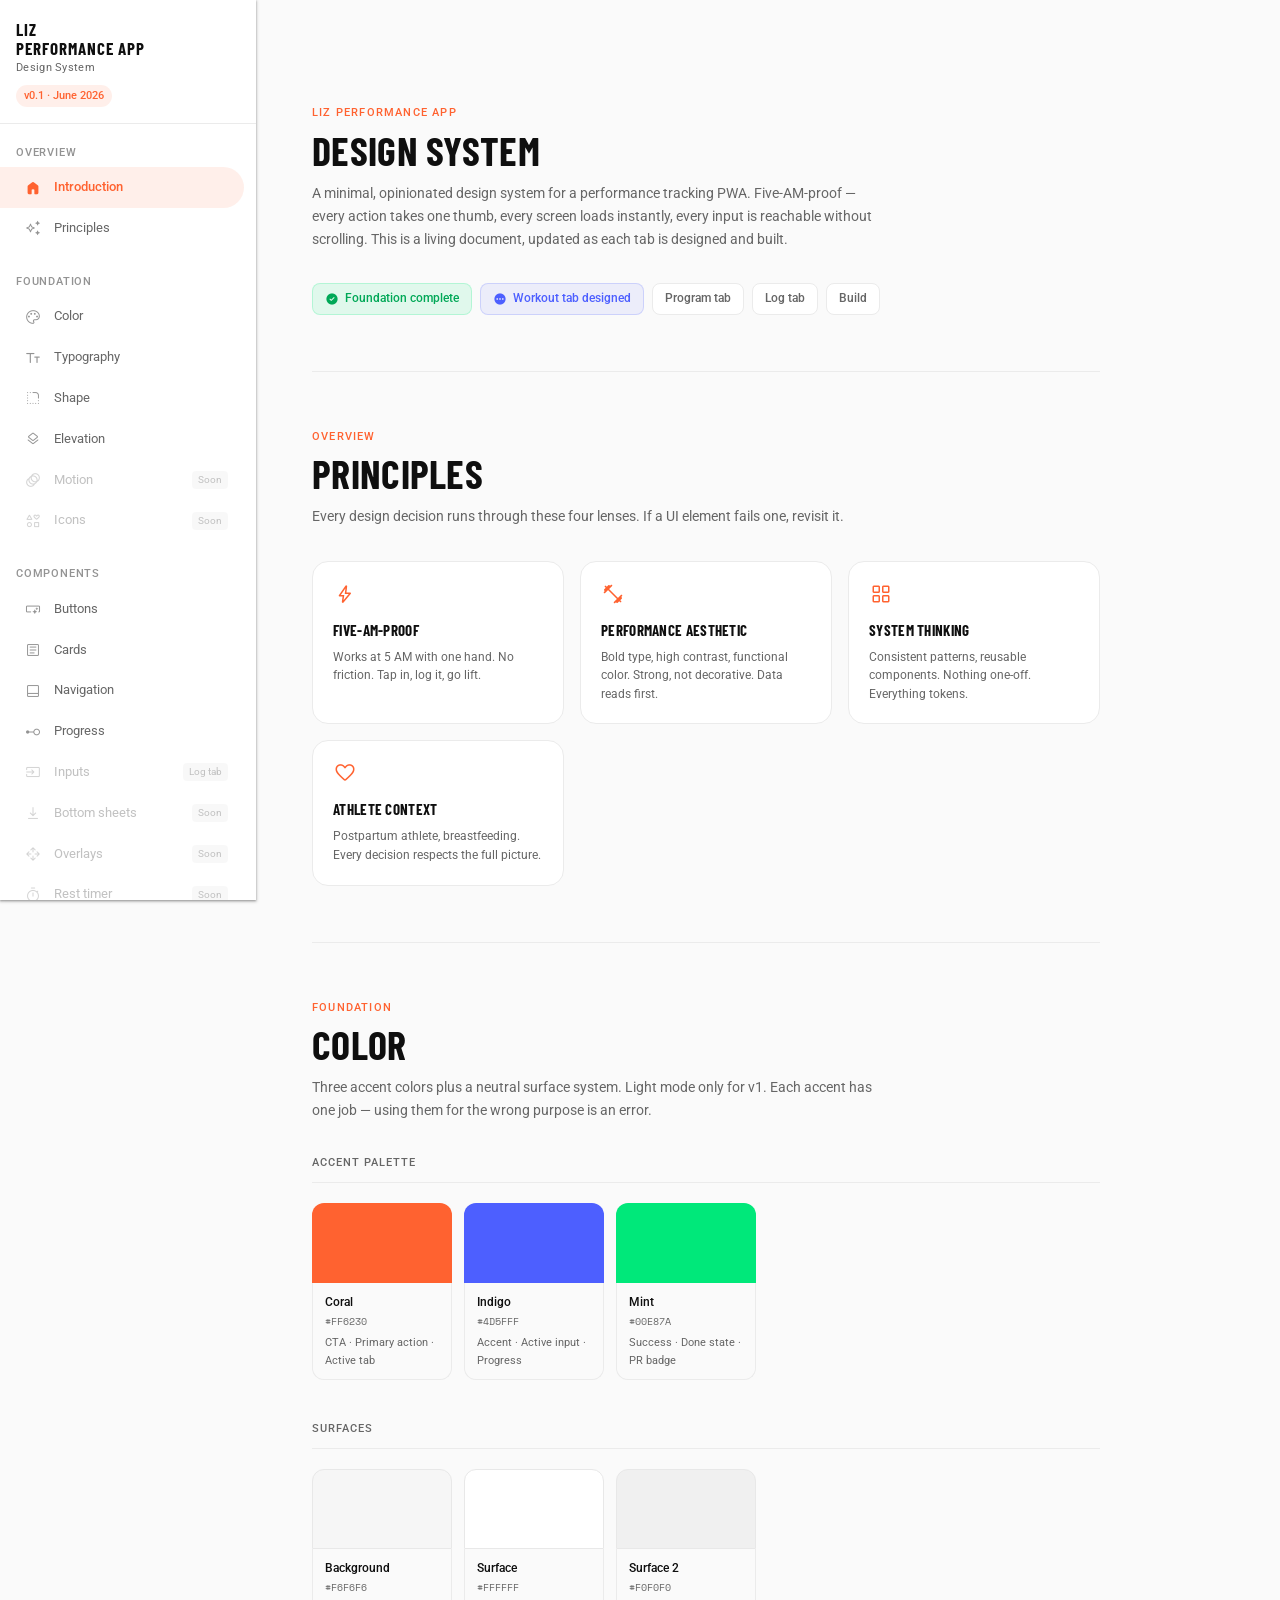
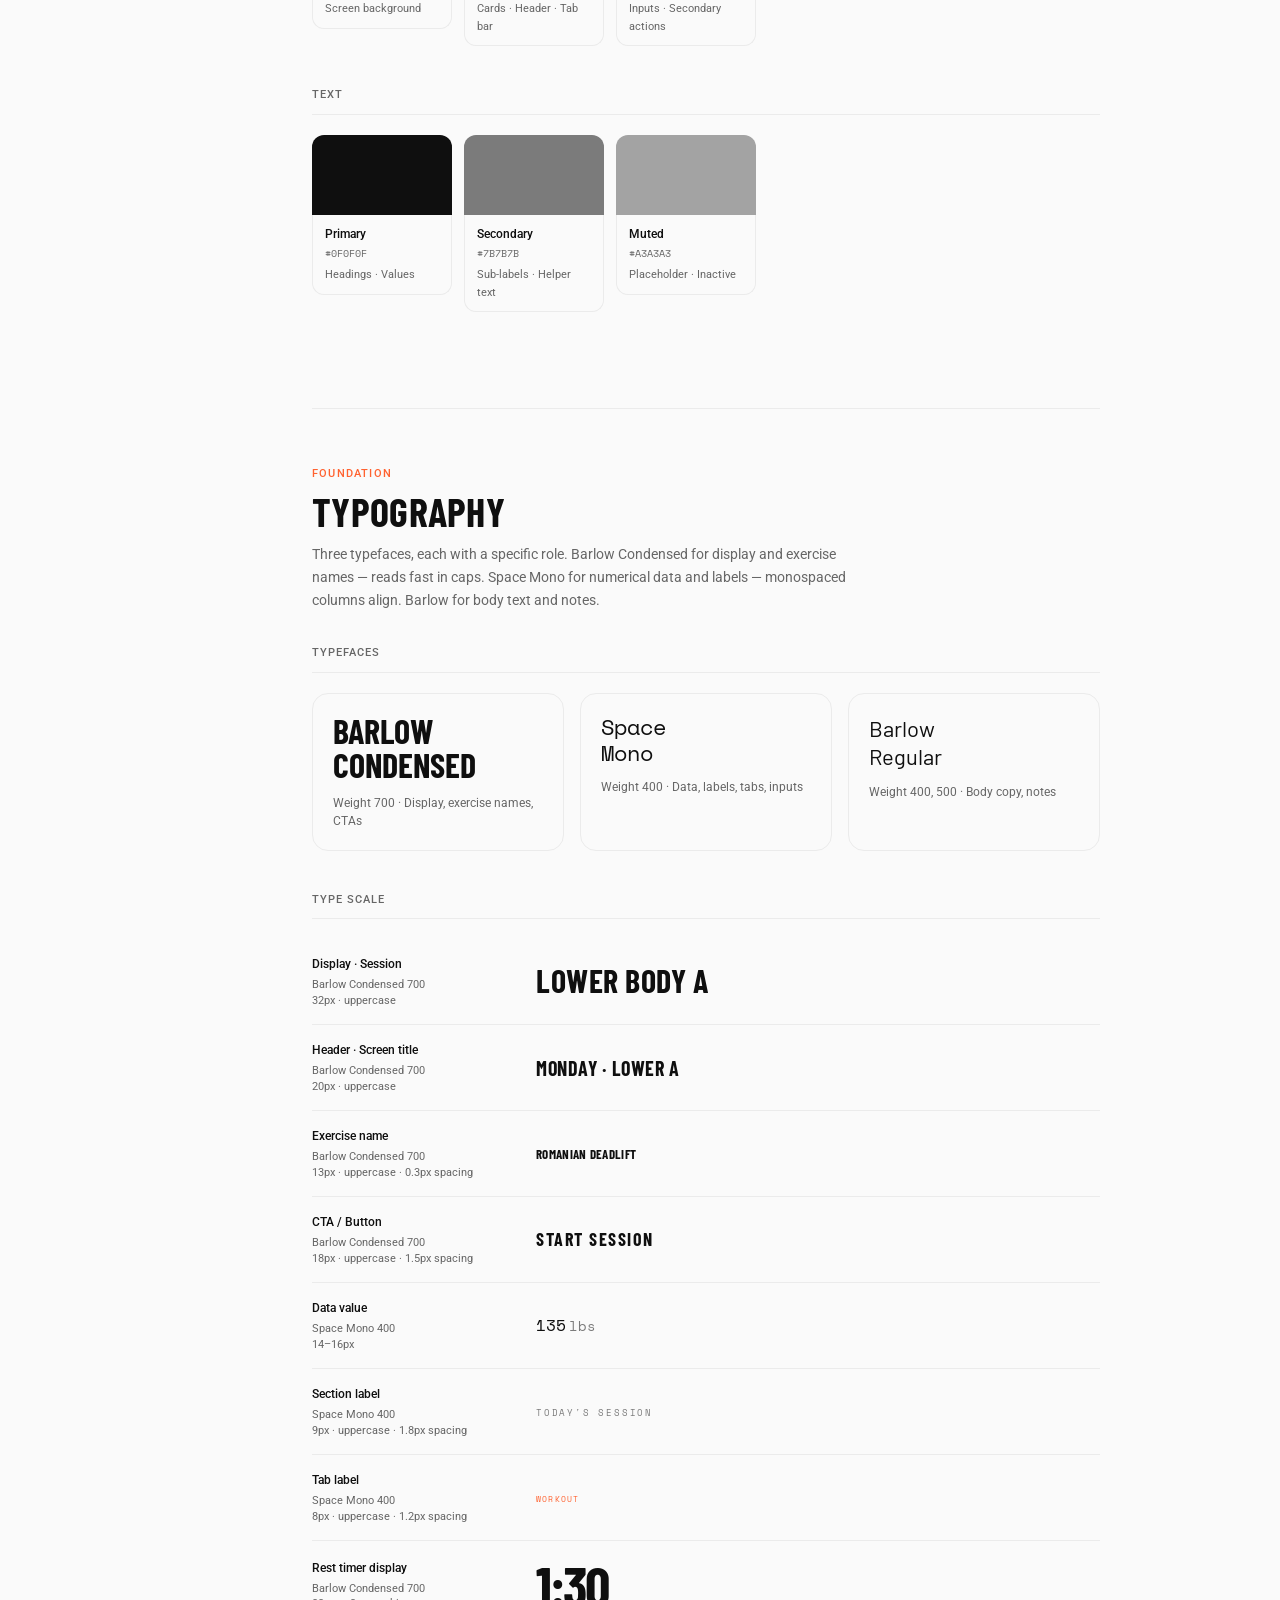
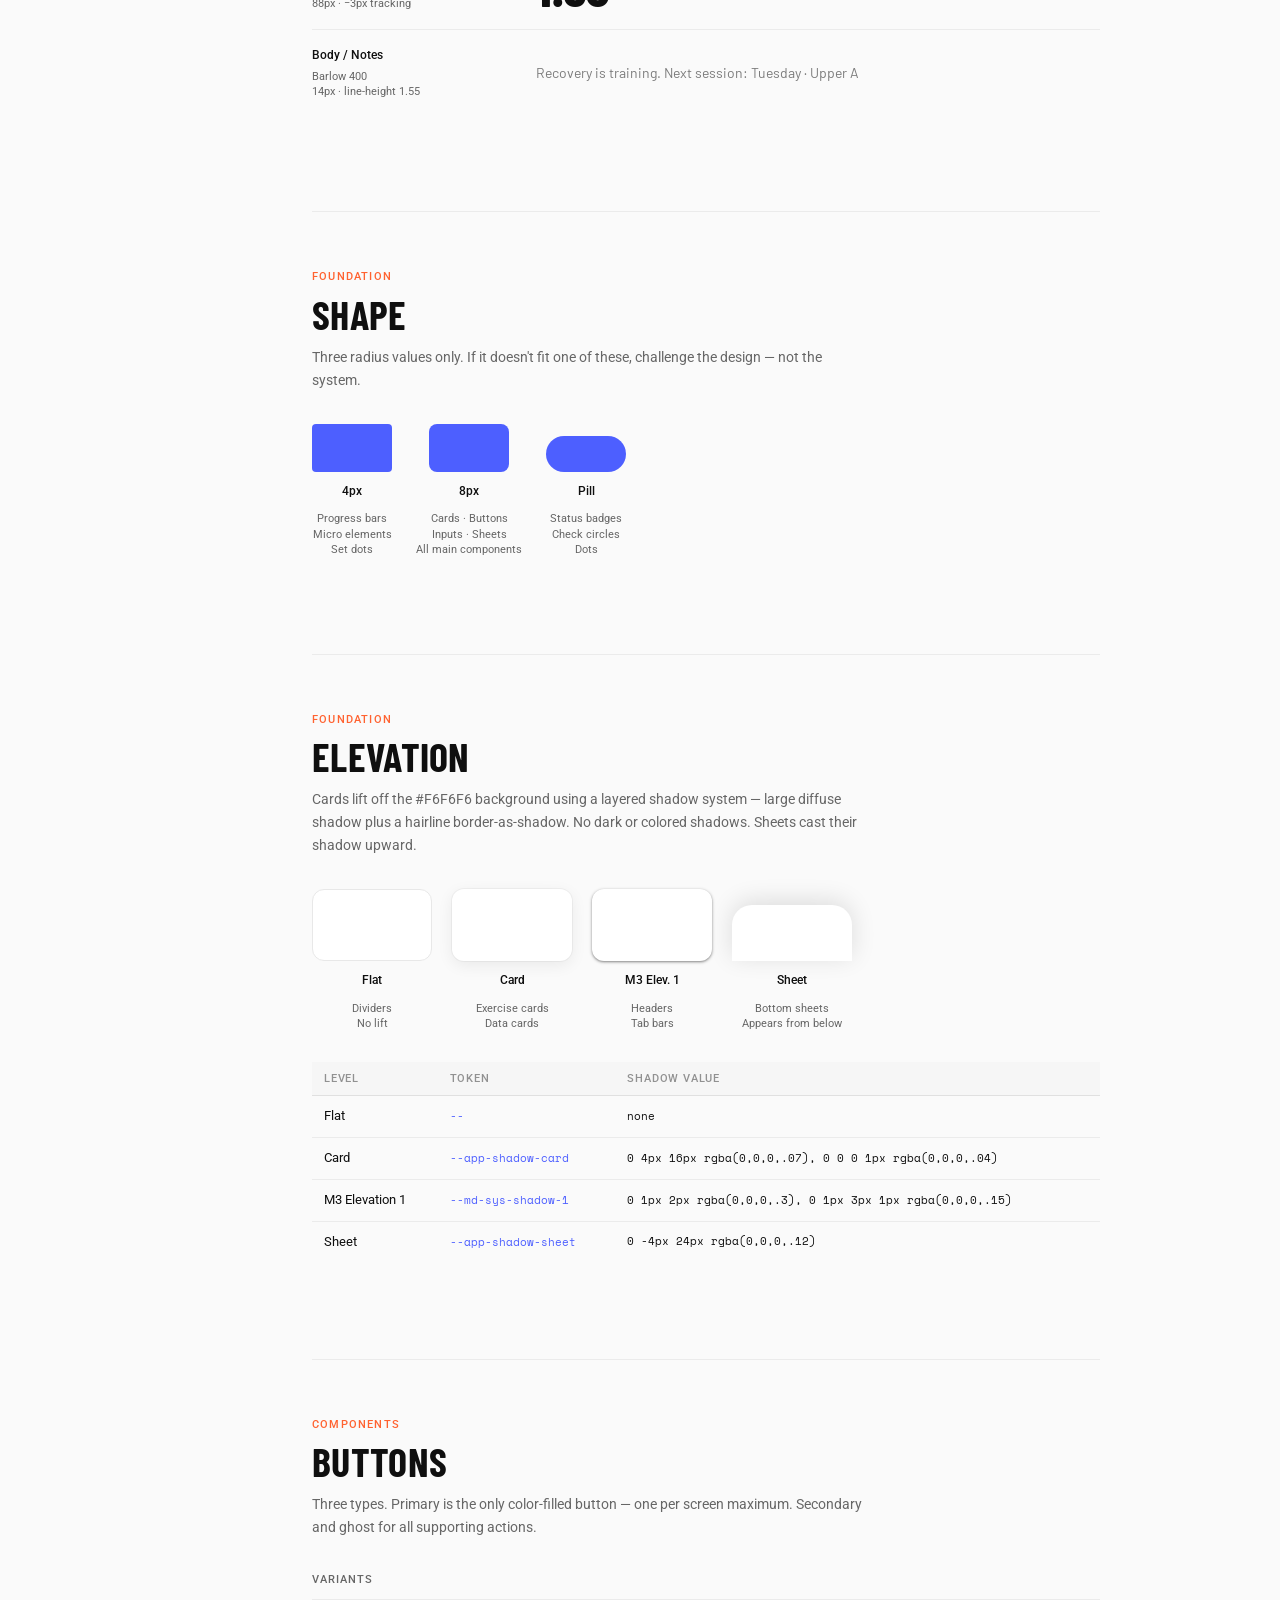
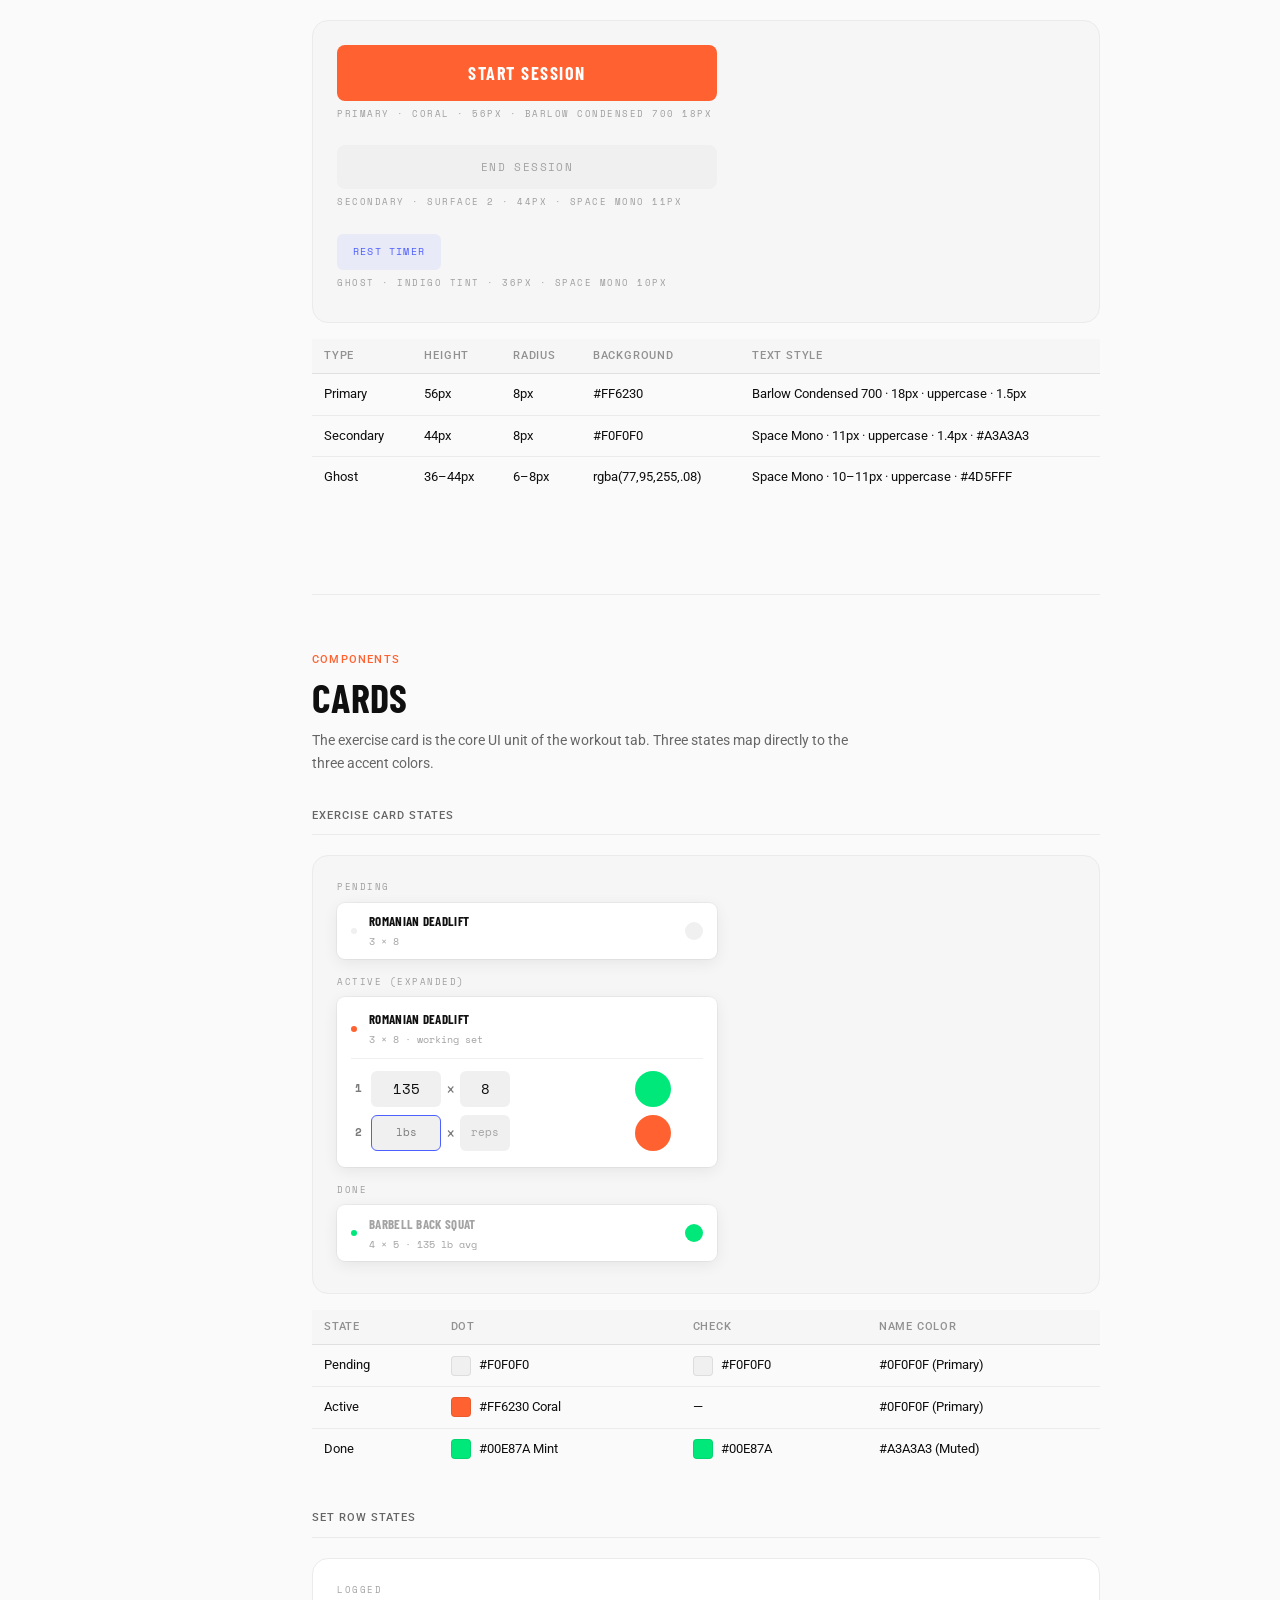
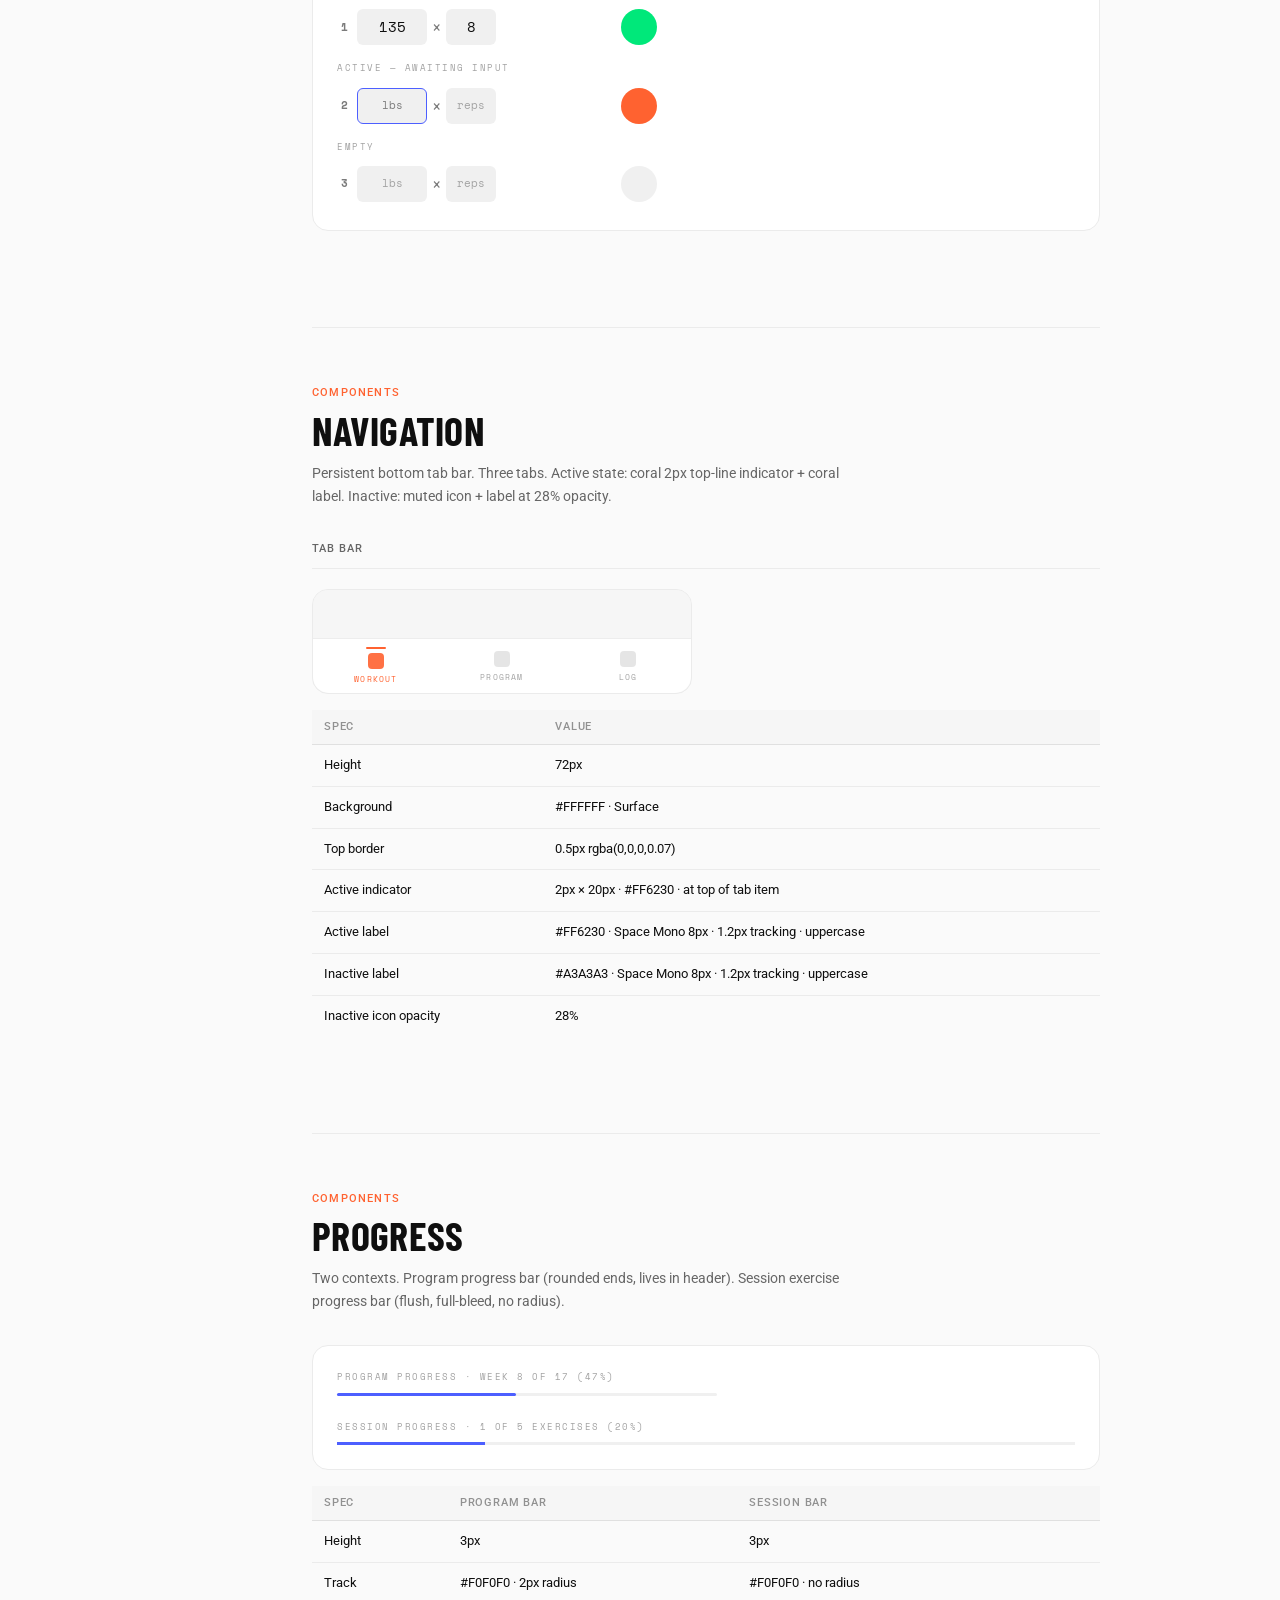
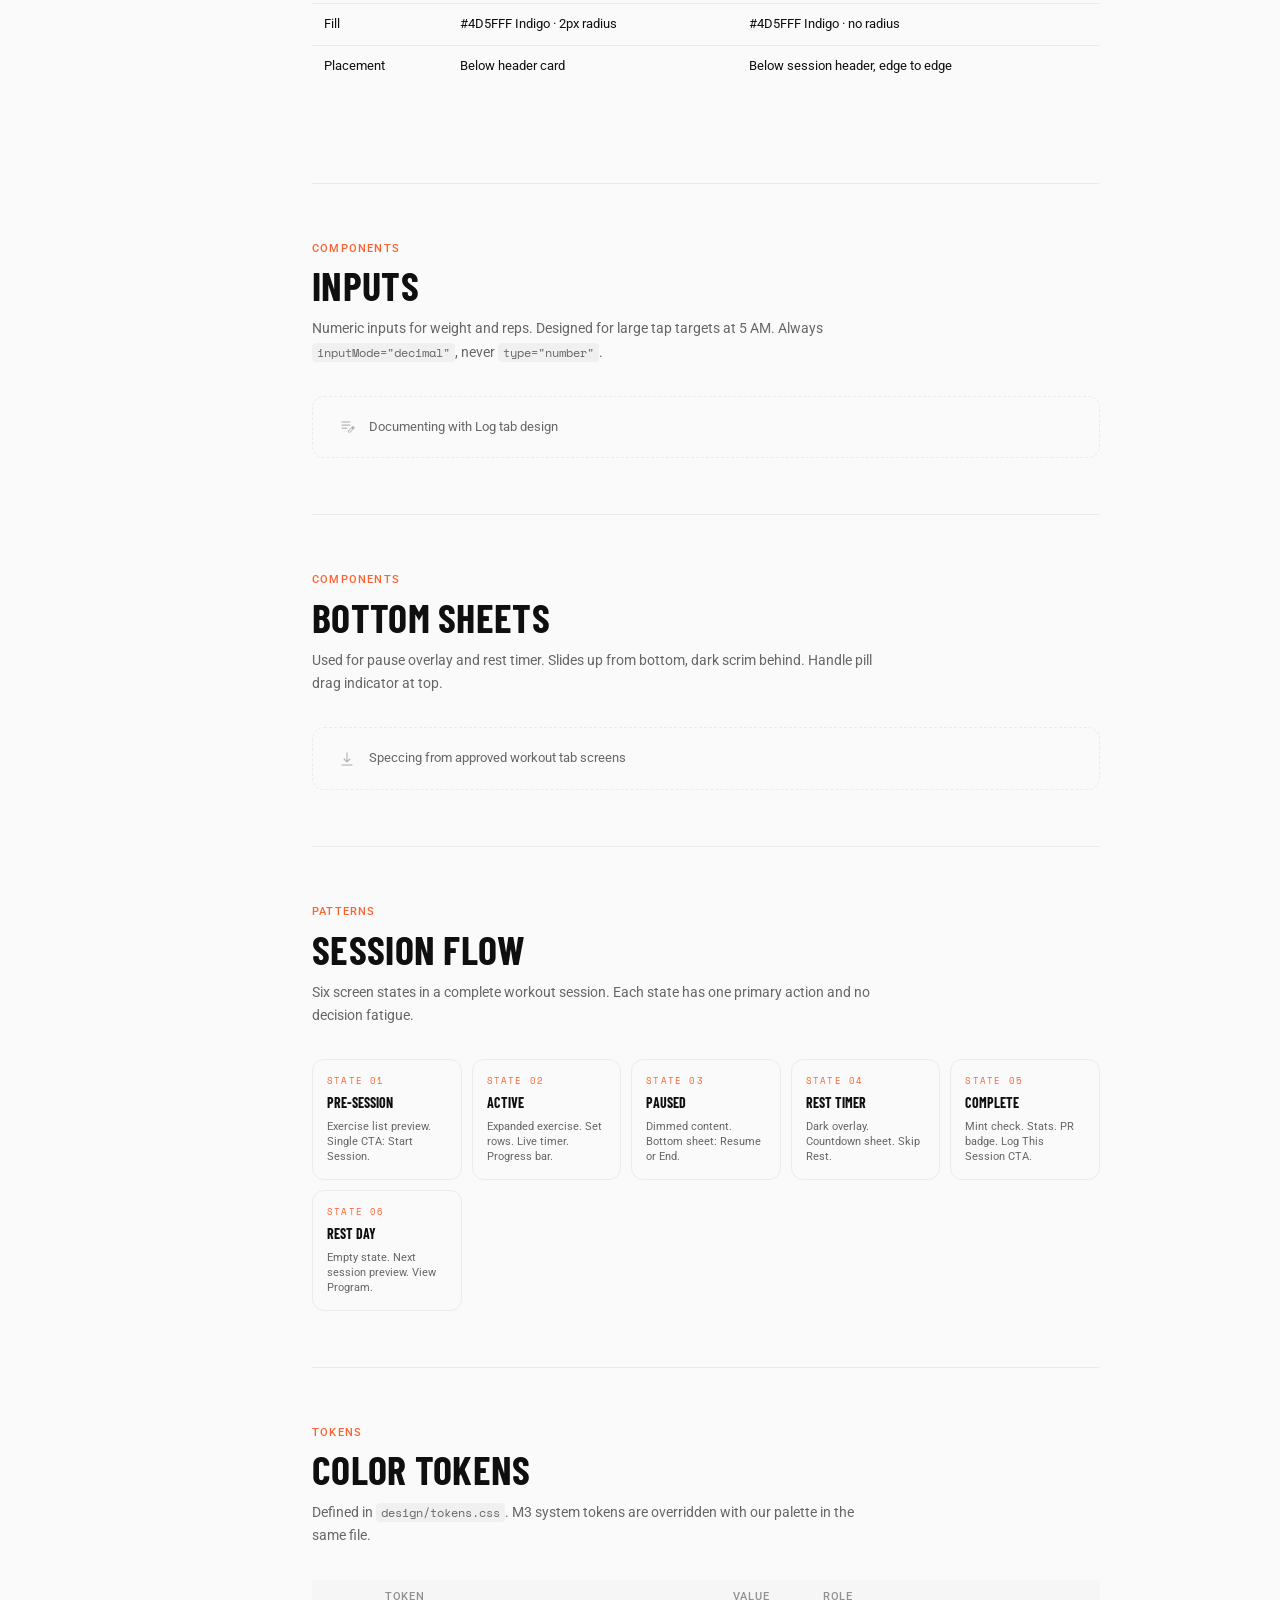
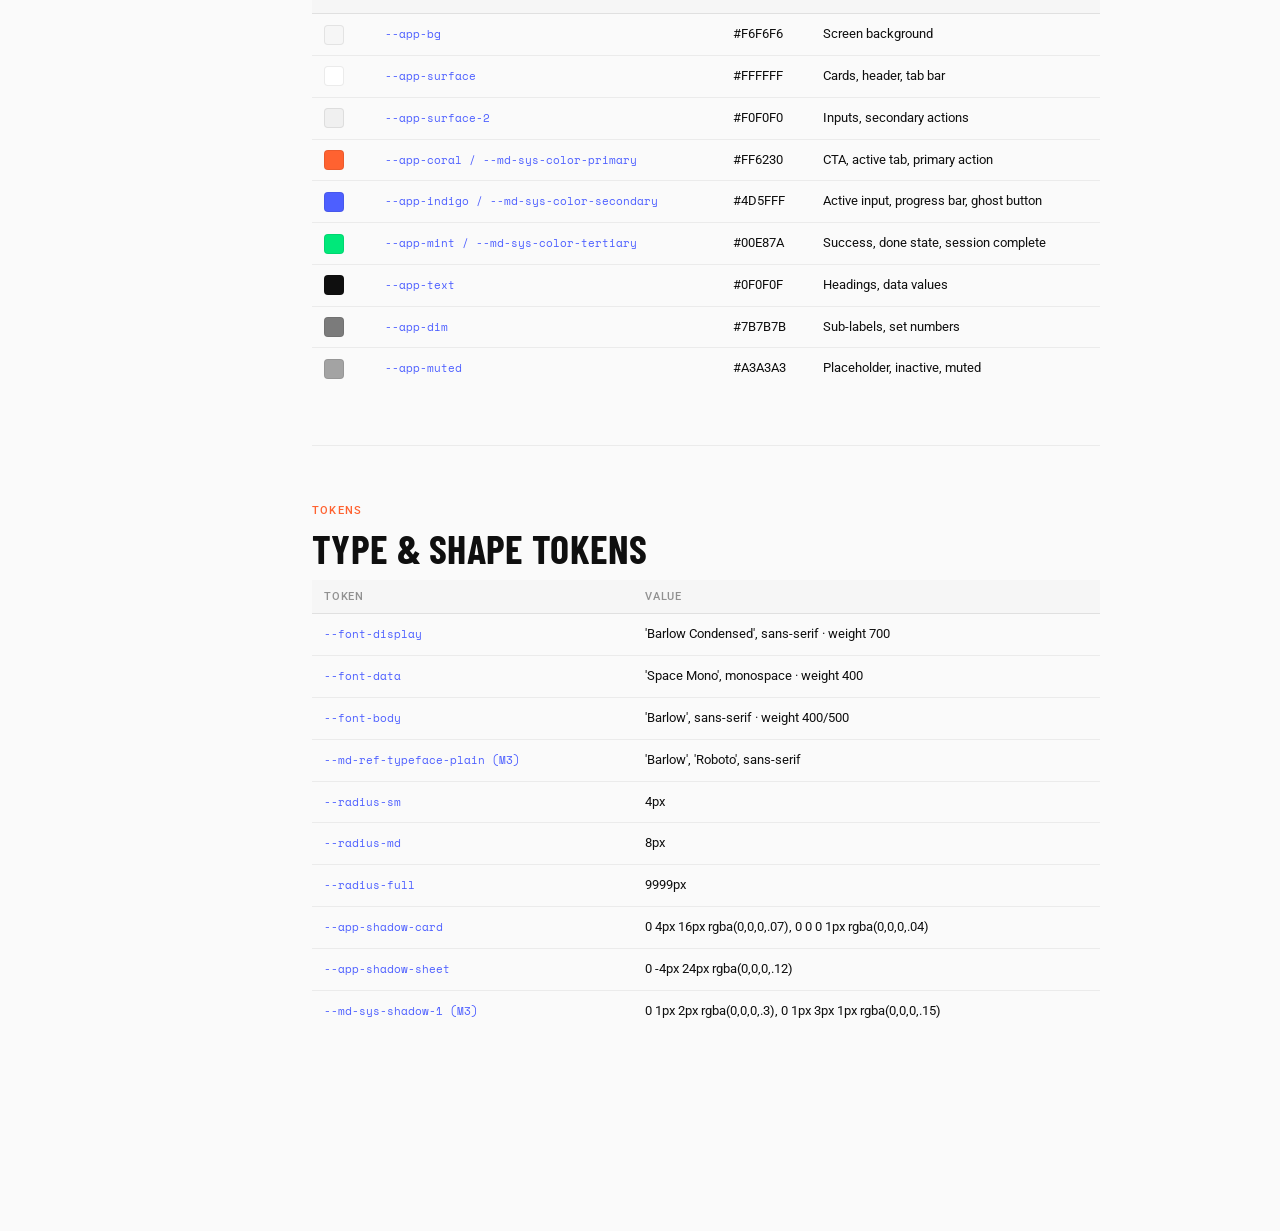
<file: design/system.html>
<!DOCTYPE html>
<html lang="en">
<head>
<meta charset="UTF-8">
<meta name="viewport" content="width=device-width, initial-scale=1">
<title>Design System — Liz Performance App</title>

<link rel="preconnect" href="https://fonts.googleapis.com">
<link rel="preconnect" href="https://fonts.gstatic.com" crossorigin>
<link rel="stylesheet" href="https://fonts.googleapis.com/css2?family=Barlow+Condensed:wght@600;700&family=Space+Mono:wght@400;700&family=Barlow:wght@400;500&family=Roboto:wght@300;400;500&display=swap">
<link rel="stylesheet" href="https://fonts.googleapis.com/css2?family=Material+Symbols+Rounded:opsz,wght,FILL,GRAD@20..48,100..700,0..1,-50..200">

<style>
/* ─── M3 System Tokens (overridden with our palette) ─── */
:root {
  /* Source color roles */
  --md-sys-color-primary: #FF6230;
  --md-sys-color-on-primary: #FFFFFF;
  --md-sys-color-primary-container: rgba(255,98,48,0.10);
  --md-sys-color-secondary: #4D5FFF;
  --md-sys-color-on-secondary: #FFFFFF;
  --md-sys-color-secondary-container: rgba(77,95,255,0.08);
  --md-sys-color-tertiary: #00E87A;
  --md-sys-color-on-tertiary: #003820;
  --md-sys-color-tertiary-container: rgba(0,232,122,0.10);
  --md-sys-color-error: #BA1A1A;
  /* Surfaces */
  --md-sys-color-background: #FAFAFA;
  --md-sys-color-on-background: #0F0F0F;
  --md-sys-color-surface: #FFFFFF;
  --md-sys-color-surface-variant: #F5F5F5;
  --md-sys-color-on-surface: #0F0F0F;
  --md-sys-color-on-surface-variant: #666666;
  --md-sys-color-outline: #E0E0E0;
  --md-sys-color-outline-variant: #EBEBEB;
  /* Elevation surfaces (tinted with primary at low opacity) */
  --md-sys-elevation-1: rgba(255,98,48,0.03);
  --md-sys-elevation-2: rgba(255,98,48,0.05);
  /* Elevation shadows (M3 spec) */
  --md-sys-shadow-1: 0 1px 2px rgba(0,0,0,0.3), 0 1px 3px 1px rgba(0,0,0,0.15);
  --md-sys-shadow-2: 0 1px 2px rgba(0,0,0,0.3), 0 2px 6px 2px rgba(0,0,0,0.15);
  /* App-specific tokens */
  --app-bg: #F6F6F6;
  --app-surface: #FFFFFF;
  --app-surface-2: #F0F0F0;
  --app-coral: #FF6230;
  --app-indigo: #4D5FFF;
  --app-mint: #00E87A;
  --app-text: #0F0F0F;
  --app-dim: #7B7B7B;
  --app-muted: #A3A3A3;
  --app-shadow-card: 0 4px 16px rgba(0,0,0,0.07), 0 0 0 1px rgba(0,0,0,0.04);
  --app-shadow-sheet: 0 -4px 24px rgba(0,0,0,0.12);
  /* Sidebar */
  --nav-w: 256px;
}

/* ─── Reset ─── */
*, *::before, *::after { box-sizing: border-box; margin: 0; padding: 0; }
html { scroll-behavior: smooth; }

/* ─── Base ─── */
body {
  font-family: 'Roboto', sans-serif;
  font-size: 14px;
  line-height: 1.6;
  background: var(--md-sys-color-background);
  color: var(--md-sys-color-on-background);
}

/* ─── Layout ─── */
#sidebar {
  position: fixed;
  top: 0; left: 0; bottom: 0;
  width: var(--nav-w);
  background: var(--md-sys-color-surface);
  box-shadow: var(--md-sys-shadow-1);
  overflow-y: auto;
  z-index: 200;
  display: flex;
  flex-direction: column;
}

main {
  margin-left: var(--nav-w);
  padding: 0 0 96px;
}

.content-wrap {
  max-width: 900px;
  padding: 48px 56px;
}

/* ─── Sidebar ─── */
.nav-header {
  padding: 20px 16px 16px;
  border-bottom: 1px solid var(--md-sys-color-outline-variant);
  flex-shrink: 0;
}
.nav-header .app-name {
  font-family: 'Barlow Condensed';
  font-weight: 700;
  font-size: 17px;
  text-transform: uppercase;
  letter-spacing: 1px;
  color: var(--md-sys-color-on-background);
  line-height: 1.1;
}
.nav-header .ds-label {
  font-size: 11px;
  color: var(--md-sys-color-on-surface-variant);
  margin-top: 2px;
  letter-spacing: 0.3px;
}
.nav-header .ds-version {
  display: inline-block;
  margin-top: 8px;
  font-size: 11px;
  padding: 2px 8px;
  border-radius: 100px;
  background: var(--md-sys-color-primary-container);
  color: var(--md-sys-color-primary);
  font-weight: 500;
}

.nav-section {
  padding: 16px 0 4px;
}
.nav-section-label {
  padding: 4px 16px 6px;
  font-size: 11px;
  font-weight: 500;
  letter-spacing: 0.8px;
  text-transform: uppercase;
  color: var(--md-sys-color-on-surface-variant);
  opacity: 0.7;
}
.nav-item {
  display: flex;
  align-items: center;
  gap: 12px;
  padding: 10px 16px 10px 24px;
  font-size: 13px;
  color: var(--md-sys-color-on-surface-variant);
  text-decoration: none;
  border-radius: 0 100px 100px 0;
  margin-right: 12px;
  transition: background 0.1s, color 0.1s;
  cursor: pointer;
}
.nav-item:hover {
  background: rgba(0,0,0,0.04);
  color: var(--md-sys-color-on-surface);
}
.nav-item.active {
  background: var(--md-sys-color-primary-container);
  color: var(--md-sys-color-primary);
  font-weight: 500;
}
.nav-item .material-symbols-rounded {
  font-size: 18px;
  opacity: 0.7;
  font-variation-settings: 'FILL' 0, 'wght' 300, 'GRAD' 0, 'opsz' 20;
}
.nav-item.active .material-symbols-rounded {
  opacity: 1;
  font-variation-settings: 'FILL' 1, 'wght' 400, 'GRAD' 0, 'opsz' 20;
}
.nav-item.stub {
  opacity: 0.4;
  pointer-events: none;
}
.nav-item .stub-label {
  font-size: 10px;
  padding: 1px 6px;
  border-radius: 4px;
  background: rgba(0,0,0,0.06);
  color: var(--md-sys-color-on-surface-variant);
  margin-left: auto;
  font-weight: 400;
}

/* ─── Page sections ─── */
.ds-section {
  padding: 56px 0;
  border-bottom: 1px solid var(--md-sys-color-outline-variant);
}
.ds-section:last-child { border-bottom: none; }

.section-eyebrow {
  font-size: 11px;
  font-weight: 500;
  letter-spacing: 1.2px;
  text-transform: uppercase;
  color: var(--md-sys-color-primary);
  margin-bottom: 8px;
}
.section-title {
  font-family: 'Barlow Condensed';
  font-weight: 700;
  font-size: 40px;
  text-transform: uppercase;
  letter-spacing: 0.3px;
  color: var(--md-sys-color-on-background);
  line-height: 1;
  margin-bottom: 12px;
}
.section-desc {
  font-size: 14px;
  color: var(--md-sys-color-on-surface-variant);
  max-width: 560px;
  line-height: 1.65;
  margin-bottom: 32px;
}
.subsection { margin-bottom: 40px; }
.subsection-title {
  font-size: 11px;
  font-weight: 500;
  letter-spacing: 1px;
  text-transform: uppercase;
  color: var(--md-sys-color-on-surface-variant);
  padding-bottom: 10px;
  border-bottom: 1px solid var(--md-sys-color-outline-variant);
  margin-bottom: 20px;
}

/* ─── Token tables ─── */
.token-table {
  width: 100%;
  border-collapse: collapse;
  font-size: 13px;
}
.token-table th {
  text-align: left;
  font-size: 11px;
  font-weight: 500;
  letter-spacing: 0.8px;
  text-transform: uppercase;
  color: var(--md-sys-color-on-surface-variant);
  padding: 8px 12px;
  border-bottom: 1px solid var(--md-sys-color-outline);
  opacity: 0.7;
  background: var(--md-sys-color-surface-variant);
}
.token-table td {
  padding: 10px 12px;
  border-bottom: 1px solid var(--md-sys-color-outline-variant);
  vertical-align: middle;
}
.token-table tr:last-child td { border-bottom: none; }
.t-name {
  font-family: 'Space Mono';
  font-size: 11px;
  color: var(--md-sys-color-secondary);
}
.t-preview {
  display: inline-block;
  width: 20px; height: 20px;
  border-radius: 4px;
  vertical-align: middle;
  margin-right: 8px;
  border: 1px solid rgba(0,0,0,0.08);
  flex-shrink: 0;
}

/* ─── Color swatches ─── */
.swatch-row { display: flex; gap: 12px; flex-wrap: wrap; margin-bottom: 24px; }
.swatch {
  flex: 0 0 140px;
}
.swatch-color {
  height: 80px;
  border-radius: 12px 12px 0 0;
}
.swatch-info {
  border: 1px solid var(--md-sys-color-outline-variant);
  border-top: none;
  border-radius: 0 0 12px 12px;
  padding: 10px 12px;
}
.swatch-name {
  font-size: 12px;
  font-weight: 500;
  color: var(--md-sys-color-on-background);
  margin-bottom: 2px;
}
.swatch-hex {
  font-family: 'Space Mono';
  font-size: 10px;
  color: var(--md-sys-color-on-surface-variant);
}
.swatch-role {
  font-size: 11px;
  color: var(--md-sys-color-on-surface-variant);
  margin-top: 4px;
}

/* ─── Type scale ─── */
.type-scale-row {
  display: grid;
  grid-template-columns: 200px 1fr;
  gap: 24px;
  align-items: center;
  padding: 16px 0;
  border-bottom: 1px solid var(--md-sys-color-outline-variant);
}
.type-scale-row:last-child { border-bottom: none; }
.type-meta-name { font-size: 12px; font-weight: 500; color: var(--md-sys-color-on-background); }
.type-meta-spec { font-size: 11px; color: var(--md-sys-color-on-surface-variant); margin-top: 3px; line-height: 1.4; }

/* ─── Shape demos ─── */
.shape-row { display: flex; gap: 24px; align-items: flex-end; }
.shape-demo-wrap { display: flex; flex-direction: column; align-items: center; gap: 10px; }
.shape-block {
  background: var(--md-sys-color-secondary);
  width: 80px; height: 48px;
}
.shape-pill-demo {
  background: var(--md-sys-color-secondary);
  width: 80px; height: 36px;
}
.shape-label {
  font-size: 12px;
  font-weight: 500;
  color: var(--md-sys-color-on-background);
  text-align: center;
}
.shape-desc {
  font-size: 11px;
  color: var(--md-sys-color-on-surface-variant);
  text-align: center;
  line-height: 1.4;
}

/* ─── Elevation demos ─── */
.elev-row { display: flex; gap: 20px; align-items: flex-end; flex-wrap: wrap; }
.elev-wrap { display: flex; flex-direction: column; gap: 10px; align-items: center; }
.elev-card {
  width: 120px; height: 72px;
  border-radius: 12px;
  background: var(--md-sys-color-surface);
}
.elev-label { font-size: 12px; font-weight: 500; text-align: center; }
.elev-desc { font-size: 11px; color: var(--md-sys-color-on-surface-variant); text-align: center; line-height: 1.4; }

/* ─── Component frames ─── */
.component-surface {
  background: var(--app-bg);
  border-radius: 16px;
  padding: 24px;
  border: 1px solid var(--md-sys-color-outline-variant);
  margin-bottom: 16px;
}
.component-surface.white {
  background: var(--md-sys-color-surface);
}
.state-label {
  font-family: 'Space Mono';
  font-size: 9px;
  letter-spacing: 1.5px;
  text-transform: uppercase;
  color: var(--md-sys-color-on-surface-variant);
  margin-bottom: 8px;
  opacity: 0.6;
}

/* ─── App components (mirroring actual app) ─── */
.ex-card {
  background: #fff;
  border-radius: 8px;
  height: 56px;
  display: flex;
  align-items: center;
  padding: 0 14px;
  box-shadow: var(--app-shadow-card);
  margin-bottom: 8px;
  max-width: 380px;
}
.ex-dot { width: 6px; height: 6px; border-radius: 3px; margin-right: 12px; flex-shrink: 0; }
.ex-name { font-family: 'Barlow Condensed'; font-weight: 700; font-size: 13px; text-transform: uppercase; letter-spacing: 0.3px; }
.ex-sets { font-family: 'Space Mono'; font-size: 10px; color: var(--app-muted); margin-top: 2px; }
.ex-check { width: 18px; height: 18px; border-radius: 9px; margin-left: auto; flex-shrink: 0; }

.set-row { display: flex; align-items: center; height: 44px; gap: 6px; max-width: 320px; }
.set-n { font-family: 'Space Mono'; font-size: 11px; font-weight: 700; color: var(--app-dim); width: 14px; text-align: center; flex-shrink: 0; }
.set-box { height: 36px; background: var(--app-surface-2); border-radius: 6px; display: flex; align-items: center; justify-content: center; flex-shrink: 0; }
.set-box span { font-family: 'Space Mono'; font-size: 14px; }
.set-log-btn { width: 36px; height: 36px; border-radius: 18px; margin-left: auto; flex-shrink: 0; }

.tab-bar-demo {
  display: flex;
  background: #fff;
  border-top: 0.5px solid rgba(0,0,0,0.07);
  border-radius: 0 0 16px 16px;
}
.tab-item-demo { flex: 1; display: flex; flex-direction: column; align-items: center; padding: 8px 0; }
.tab-indicator { width: 20px; height: 2px; border-radius: 1px; }
.tab-icon-demo { width: 16px; height: 16px; border-radius: 4px; margin: 4px 0; }
.tab-lbl { font-family: 'Space Mono'; font-size: 8px; letter-spacing: 1.2px; }

/* ─── Buttons ─── */
.btn-primary { display: inline-flex; align-items: center; justify-content: center; height: 56px; padding: 0 24px; background: var(--app-coral); border-radius: 8px; font-family: 'Barlow Condensed'; font-weight: 700; font-size: 18px; text-transform: uppercase; letter-spacing: 1.5px; color: #fff; border: none; cursor: default; }
.btn-secondary { display: inline-flex; align-items: center; justify-content: center; height: 44px; padding: 0 20px; background: var(--app-surface-2); border-radius: 8px; font-family: 'Space Mono'; font-size: 11px; letter-spacing: 1.4px; text-transform: uppercase; color: var(--app-muted); border: none; cursor: default; }
.btn-ghost { display: inline-flex; align-items: center; justify-content: center; height: 36px; padding: 0 16px; background: rgba(77,95,255,0.08); border-radius: 6px; font-family: 'Space Mono'; font-size: 10px; letter-spacing: 1.2px; text-transform: uppercase; color: var(--app-indigo); border: none; cursor: default; }

/* ─── Status chips (M3 assist chip style) ─── */
.chip-row { display: flex; gap: 8px; flex-wrap: wrap; }
.chip {
  display: inline-flex;
  align-items: center;
  gap: 6px;
  height: 32px;
  padding: 0 12px;
  border-radius: 8px;
  font-size: 12px;
  font-weight: 500;
  border: 1px solid var(--md-sys-color-outline-variant);
  background: var(--md-sys-color-surface);
  color: var(--md-sys-color-on-surface-variant);
}
.chip.done {
  background: var(--md-sys-color-tertiary-container);
  border-color: rgba(0,232,122,0.2);
  color: #00A857;
}
.chip.in-progress {
  background: var(--md-sys-color-secondary-container);
  border-color: rgba(77,95,255,0.2);
  color: var(--md-sys-color-secondary);
}
.chip .material-symbols-rounded { font-size: 14px; font-variation-settings: 'FILL' 1, 'wght' 400, 'GRAD' 0, 'opsz' 20; }

/* ─── Coming soon placeholder ─── */
.coming-soon {
  display: flex;
  align-items: center;
  gap: 12px;
  padding: 20px 24px;
  border: 1.5px dashed var(--md-sys-color-outline-variant);
  border-radius: 12px;
  font-size: 13px;
  color: var(--md-sys-color-on-surface-variant);
}
.coming-soon .material-symbols-rounded {
  font-size: 20px;
  opacity: 0.5;
  font-variation-settings: 'FILL' 0, 'wght' 300, 'GRAD' 0, 'opsz' 20;
}

/* ─── Principle cards ─── */
.principles-grid { display: grid; grid-template-columns: repeat(auto-fit, minmax(190px, 1fr)); gap: 16px; }
.principle-card {
  background: var(--md-sys-color-surface);
  border: 1px solid var(--md-sys-color-outline-variant);
  border-radius: 16px;
  padding: 20px;
}
.principle-icon { font-size: 24px; margin-bottom: 12px; color: var(--md-sys-color-primary); font-variation-settings: 'FILL' 0, 'wght' 300, 'GRAD' 0, 'opsz' 24; }
.principle-name { font-family: 'Barlow Condensed'; font-weight: 700; font-size: 15px; text-transform: uppercase; letter-spacing: 0.3px; margin-bottom: 6px; }
.principle-desc { font-size: 12px; color: var(--md-sys-color-on-surface-variant); line-height: 1.55; }

/* ─── Flow cards ─── */
.flow-grid { display: grid; grid-template-columns: repeat(auto-fit, minmax(130px, 1fr)); gap: 10px; }
.flow-card {
  border: 1px solid var(--md-sys-color-outline-variant);
  border-radius: 12px;
  padding: 14px;
}
.flow-num { font-family: 'Space Mono'; font-size: 9px; color: var(--app-coral); letter-spacing: 1.2px; text-transform: uppercase; margin-bottom: 4px; }
.flow-name { font-family: 'Barlow Condensed'; font-weight: 700; font-size: 14px; text-transform: uppercase; margin-bottom: 4px; }
.flow-desc { font-size: 11px; color: var(--md-sys-color-on-surface-variant); line-height: 1.4; }

/* ─── Progress bars ─── */
.prog-track { height: 3px; background: var(--app-surface-2); border-radius: 2px; max-width: 380px; }
.prog-fill { height: 100%; background: var(--app-indigo); border-radius: 2px; }
</style>
</head>
<body>

<!-- ═══ SIDEBAR ═══ -->
<nav id="sidebar" aria-label="Design system navigation">
  <div class="nav-header">
    <div class="app-name">Liz<br>Performance App</div>
    <div class="ds-label">Design System</div>
    <span class="ds-version">v0.1 · June 2026</span>
  </div>

  <div class="nav-section">
    <div class="nav-section-label">Overview</div>
    <a href="#intro" class="nav-item">
      <span class="material-symbols-rounded" aria-hidden="true">home</span>
      Introduction
    </a>
    <a href="#principles" class="nav-item">
      <span class="material-symbols-rounded" aria-hidden="true">auto_awesome</span>
      Principles
    </a>
  </div>

  <div class="nav-section">
    <div class="nav-section-label">Foundation</div>
    <a href="#color" class="nav-item">
      <span class="material-symbols-rounded" aria-hidden="true">palette</span>
      Color
    </a>
    <a href="#typography" class="nav-item">
      <span class="material-symbols-rounded" aria-hidden="true">text_fields</span>
      Typography
    </a>
    <a href="#shape" class="nav-item">
      <span class="material-symbols-rounded" aria-hidden="true">rounded_corner</span>
      Shape
    </a>
    <a href="#elevation" class="nav-item">
      <span class="material-symbols-rounded" aria-hidden="true">layers</span>
      Elevation
    </a>
    <a href="#motion" class="nav-item stub">
      <span class="material-symbols-rounded" aria-hidden="true">animation</span>
      Motion
      <span class="stub-label">Soon</span>
    </a>
    <a href="#icons" class="nav-item stub">
      <span class="material-symbols-rounded" aria-hidden="true">interests</span>
      Icons
      <span class="stub-label">Soon</span>
    </a>
  </div>

  <div class="nav-section">
    <div class="nav-section-label">Components</div>
    <a href="#buttons" class="nav-item">
      <span class="material-symbols-rounded" aria-hidden="true">smart_button</span>
      Buttons
    </a>
    <a href="#cards" class="nav-item">
      <span class="material-symbols-rounded" aria-hidden="true">article</span>
      Cards
    </a>
    <a href="#navigation" class="nav-item">
      <span class="material-symbols-rounded" aria-hidden="true">bottom_navigation</span>
      Navigation
    </a>
    <a href="#progress" class="nav-item">
      <span class="material-symbols-rounded" aria-hidden="true">linear_scale</span>
      Progress
    </a>
    <a href="#inputs" class="nav-item stub">
      <span class="material-symbols-rounded" aria-hidden="true">input</span>
      Inputs
      <span class="stub-label">Log tab</span>
    </a>
    <a href="#sheets" class="nav-item stub">
      <span class="material-symbols-rounded" aria-hidden="true">vertical_align_bottom</span>
      Bottom sheets
      <span class="stub-label">Soon</span>
    </a>
    <a href="#overlays" class="nav-item stub">
      <span class="material-symbols-rounded" aria-hidden="true">open_with</span>
      Overlays
      <span class="stub-label">Soon</span>
    </a>
    <a href="#timer" class="nav-item stub">
      <span class="material-symbols-rounded" aria-hidden="true">timer</span>
      Rest timer
      <span class="stub-label">Soon</span>
    </a>
    <a href="#badges" class="nav-item stub">
      <span class="material-symbols-rounded" aria-hidden="true">new_releases</span>
      Badges &amp; chips
      <span class="stub-label">Soon</span>
    </a>
  </div>

  <div class="nav-section">
    <div class="nav-section-label">Patterns</div>
    <a href="#session-flow" class="nav-item">
      <span class="material-symbols-rounded" aria-hidden="true">route</span>
      Session flow
    </a>
    <a href="#log-flow" class="nav-item stub">
      <span class="material-symbols-rounded" aria-hidden="true">edit_note</span>
      Logging flow
      <span class="stub-label">Log tab</span>
    </a>
    <a href="#empty-states" class="nav-item stub">
      <span class="material-symbols-rounded" aria-hidden="true">inbox</span>
      Empty states
      <span class="stub-label">Soon</span>
    </a>
  </div>

  <div class="nav-section">
    <div class="nav-section-label">Tokens</div>
    <a href="#tokens-color" class="nav-item">
      <span class="material-symbols-rounded" aria-hidden="true">token</span>
      Color tokens
    </a>
    <a href="#tokens-type" class="nav-item">
      <span class="material-symbols-rounded" aria-hidden="true">token</span>
      Type &amp; shape tokens
    </a>
  </div>
</nav>

<!-- ═══ MAIN ═══ -->
<main>
<div class="content-wrap">

<!-- INTRO -->
<section class="ds-section" id="intro">
  <div class="section-eyebrow">Liz Performance App</div>
  <h1 class="section-title">Design System</h1>
  <p class="section-desc">
    A minimal, opinionated design system for a performance tracking PWA. Five-AM-proof — every action takes one thumb, every screen loads instantly, every input is reachable without scrolling. This is a living document, updated as each tab is designed and built.
  </p>
  <div class="chip-row">
    <span class="chip done"><span class="material-symbols-rounded">check_circle</span>Foundation complete</span>
    <span class="chip in-progress"><span class="material-symbols-rounded">pending</span>Workout tab designed</span>
    <span class="chip">Program tab</span>
    <span class="chip">Log tab</span>
    <span class="chip">Build</span>
  </div>
</section>

<!-- PRINCIPLES -->
<section class="ds-section" id="principles">
  <div class="section-eyebrow">Overview</div>
  <h2 class="section-title">Principles</h2>
  <p class="section-desc">Every design decision runs through these four lenses. If a UI element fails one, revisit it.</p>
  <div class="principles-grid">
    <div class="principle-card">
      <div class="principle-icon material-symbols-rounded" aria-hidden="true">bolt</div>
      <div class="principle-name">Five-AM-Proof</div>
      <div class="principle-desc">Works at 5 AM with one hand. No friction. Tap in, log it, go lift.</div>
    </div>
    <div class="principle-card">
      <div class="principle-icon material-symbols-rounded" aria-hidden="true">fitness_center</div>
      <div class="principle-name">Performance Aesthetic</div>
      <div class="principle-desc">Bold type, high contrast, functional color. Strong, not decorative. Data reads first.</div>
    </div>
    <div class="principle-card">
      <div class="principle-icon material-symbols-rounded" aria-hidden="true">grid_view</div>
      <div class="principle-name">System Thinking</div>
      <div class="principle-desc">Consistent patterns, reusable components. Nothing one-off. Everything tokens.</div>
    </div>
    <div class="principle-card">
      <div class="principle-icon material-symbols-rounded" aria-hidden="true">favorite</div>
      <div class="principle-name">Athlete Context</div>
      <div class="principle-desc">Postpartum athlete, breastfeeding. Every decision respects the full picture.</div>
    </div>
  </div>
</section>

<!-- COLOR -->
<section class="ds-section" id="color">
  <div class="section-eyebrow">Foundation</div>
  <h2 class="section-title">Color</h2>
  <p class="section-desc">Three accent colors plus a neutral surface system. Light mode only for v1. Each accent has one job — using them for the wrong purpose is an error.</p>

  <div class="subsection">
    <div class="subsection-title">Accent palette</div>
    <div class="swatch-row">
      <div class="swatch">
        <div class="swatch-color" style="background:#FF6230;"></div>
        <div class="swatch-info">
          <div class="swatch-name">Coral</div>
          <div class="swatch-hex">#FF6230</div>
          <div class="swatch-role">CTA · Primary action · Active tab</div>
        </div>
      </div>
      <div class="swatch">
        <div class="swatch-color" style="background:#4D5FFF;"></div>
        <div class="swatch-info">
          <div class="swatch-name">Indigo</div>
          <div class="swatch-hex">#4D5FFF</div>
          <div class="swatch-role">Accent · Active input · Progress</div>
        </div>
      </div>
      <div class="swatch">
        <div class="swatch-color" style="background:#00E87A;"></div>
        <div class="swatch-info">
          <div class="swatch-name">Mint</div>
          <div class="swatch-hex">#00E87A</div>
          <div class="swatch-role">Success · Done state · PR badge</div>
        </div>
      </div>
    </div>
  </div>

  <div class="subsection">
    <div class="subsection-title">Surfaces</div>
    <div class="swatch-row">
      <div class="swatch">
        <div class="swatch-color" style="background:#F6F6F6;border:1px solid #E8E8E8;border-radius:12px 12px 0 0;"></div>
        <div class="swatch-info">
          <div class="swatch-name">Background</div>
          <div class="swatch-hex">#F6F6F6</div>
          <div class="swatch-role">Screen background</div>
        </div>
      </div>
      <div class="swatch">
        <div class="swatch-color" style="background:#FFFFFF;border:1px solid #E8E8E8;border-radius:12px 12px 0 0;"></div>
        <div class="swatch-info">
          <div class="swatch-name">Surface</div>
          <div class="swatch-hex">#FFFFFF</div>
          <div class="swatch-role">Cards · Header · Tab bar</div>
        </div>
      </div>
      <div class="swatch">
        <div class="swatch-color" style="background:#F0F0F0;border:1px solid #E8E8E8;border-radius:12px 12px 0 0;"></div>
        <div class="swatch-info">
          <div class="swatch-name">Surface 2</div>
          <div class="swatch-hex">#F0F0F0</div>
          <div class="swatch-role">Inputs · Secondary actions</div>
        </div>
      </div>
    </div>
  </div>

  <div class="subsection">
    <div class="subsection-title">Text</div>
    <div class="swatch-row">
      <div class="swatch">
        <div class="swatch-color" style="background:#0F0F0F;border-radius:12px 12px 0 0;"></div>
        <div class="swatch-info">
          <div class="swatch-name">Primary</div>
          <div class="swatch-hex">#0F0F0F</div>
          <div class="swatch-role">Headings · Values</div>
        </div>
      </div>
      <div class="swatch">
        <div class="swatch-color" style="background:#7B7B7B;border-radius:12px 12px 0 0;"></div>
        <div class="swatch-info">
          <div class="swatch-name">Secondary</div>
          <div class="swatch-hex">#7B7B7B</div>
          <div class="swatch-role">Sub-labels · Helper text</div>
        </div>
      </div>
      <div class="swatch">
        <div class="swatch-color" style="background:#A3A3A3;border-radius:12px 12px 0 0;"></div>
        <div class="swatch-info">
          <div class="swatch-name">Muted</div>
          <div class="swatch-hex">#A3A3A3</div>
          <div class="swatch-role">Placeholder · Inactive</div>
        </div>
      </div>
    </div>
  </div>
</section>

<!-- TYPOGRAPHY -->
<section class="ds-section" id="typography">
  <div class="section-eyebrow">Foundation</div>
  <h2 class="section-title">Typography</h2>
  <p class="section-desc">Three typefaces, each with a specific role. Barlow Condensed for display and exercise names — reads fast in caps. Space Mono for numerical data and labels — monospaced columns align. Barlow for body text and notes.</p>

  <div class="subsection">
    <div class="subsection-title">Typefaces</div>
    <div style="display:grid;grid-template-columns:repeat(auto-fit,minmax(210px,1fr));gap:16px;margin-bottom:32px;">
      <div style="border:1px solid var(--md-sys-color-outline-variant);border-radius:16px;padding:20px;">
        <div style="font-family:'Barlow Condensed';font-weight:700;font-size:34px;text-transform:uppercase;line-height:1;margin-bottom:12px;">Barlow<br>Condensed</div>
        <div style="font-size:12px;color:var(--md-sys-color-on-surface-variant);line-height:1.5;">Weight 700 · Display, exercise names, CTAs</div>
      </div>
      <div style="border:1px solid var(--md-sys-color-outline-variant);border-radius:16px;padding:20px;">
        <div style="font-family:'Space Mono';font-size:22px;line-height:1.2;margin-bottom:12px;">Space<br>Mono</div>
        <div style="font-size:12px;color:var(--md-sys-color-on-surface-variant);line-height:1.5;">Weight 400 · Data, labels, tabs, inputs</div>
      </div>
      <div style="border:1px solid var(--md-sys-color-outline-variant);border-radius:16px;padding:20px;">
        <div style="font-family:'Barlow';font-size:22px;font-weight:400;line-height:1.3;margin-bottom:12px;">Barlow<br>Regular</div>
        <div style="font-size:12px;color:var(--md-sys-color-on-surface-variant);line-height:1.5;">Weight 400, 500 · Body copy, notes</div>
      </div>
    </div>
  </div>

  <div class="subsection">
    <div class="subsection-title">Type scale</div>
    <div class="type-scale-row">
      <div><div class="type-meta-name">Display · Session</div><div class="type-meta-spec">Barlow Condensed 700<br>32px · uppercase</div></div>
      <div><span style="font-family:'Barlow Condensed';font-weight:700;font-size:32px;text-transform:uppercase;letter-spacing:0.5px;line-height:1;">Lower Body A</span></div>
    </div>
    <div class="type-scale-row">
      <div><div class="type-meta-name">Header · Screen title</div><div class="type-meta-spec">Barlow Condensed 700<br>20px · uppercase</div></div>
      <div><span style="font-family:'Barlow Condensed';font-weight:700;font-size:20px;text-transform:uppercase;letter-spacing:0.5px;">Monday · Lower A</span></div>
    </div>
    <div class="type-scale-row">
      <div><div class="type-meta-name">Exercise name</div><div class="type-meta-spec">Barlow Condensed 700<br>13px · uppercase · 0.3px spacing</div></div>
      <div><span style="font-family:'Barlow Condensed';font-weight:700;font-size:13px;text-transform:uppercase;letter-spacing:0.3px;">Romanian Deadlift</span></div>
    </div>
    <div class="type-scale-row">
      <div><div class="type-meta-name">CTA / Button</div><div class="type-meta-spec">Barlow Condensed 700<br>18px · uppercase · 1.5px spacing</div></div>
      <div><span style="font-family:'Barlow Condensed';font-weight:700;font-size:18px;text-transform:uppercase;letter-spacing:1.5px;">Start Session</span></div>
    </div>
    <div class="type-scale-row">
      <div><div class="type-meta-name">Data value</div><div class="type-meta-spec">Space Mono 400<br>14–16px</div></div>
      <div><span style="font-family:'Space Mono';font-size:16px;">135</span> <span style="font-family:'Space Mono';font-size:14px;color:#7B7B7B;">lbs</span></div>
    </div>
    <div class="type-scale-row">
      <div><div class="type-meta-name">Section label</div><div class="type-meta-spec">Space Mono 400<br>9px · uppercase · 1.8px spacing</div></div>
      <div><span style="font-family:'Space Mono';font-size:9px;color:#7B7B7B;text-transform:uppercase;letter-spacing:1.8px;">Today's Session</span></div>
    </div>
    <div class="type-scale-row">
      <div><div class="type-meta-name">Tab label</div><div class="type-meta-spec">Space Mono 400<br>8px · uppercase · 1.2px spacing</div></div>
      <div><span style="font-family:'Space Mono';font-size:8px;color:#FF6230;letter-spacing:1.2px;text-transform:uppercase;">WORKOUT</span></div>
    </div>
    <div class="type-scale-row">
      <div><div class="type-meta-name">Rest timer display</div><div class="type-meta-spec">Barlow Condensed 700<br>88px · −3px tracking</div></div>
      <div><span style="font-family:'Barlow Condensed';font-weight:700;font-size:56px;letter-spacing:-2px;line-height:1;">1:30</span></div>
    </div>
    <div class="type-scale-row">
      <div><div class="type-meta-name">Body / Notes</div><div class="type-meta-spec">Barlow 400<br>14px · line-height 1.55</div></div>
      <div><span style="font-family:'Barlow';font-size:14px;color:#7B7B7B;line-height:1.55;">Recovery is training. Next session: Tuesday · Upper A</span></div>
    </div>
  </div>
</section>

<!-- SHAPE -->
<section class="ds-section" id="shape">
  <div class="section-eyebrow">Foundation</div>
  <h2 class="section-title">Shape</h2>
  <p class="section-desc">Three radius values only. If it doesn't fit one of these, challenge the design — not the system.</p>
  <div class="subsection">
    <div class="shape-row">
      <div class="shape-demo-wrap">
        <div class="shape-block" style="border-radius:4px;"></div>
        <div class="shape-label">4px</div>
        <div class="shape-desc">Progress bars<br>Micro elements<br>Set dots</div>
      </div>
      <div class="shape-demo-wrap">
        <div class="shape-block" style="border-radius:8px;"></div>
        <div class="shape-label">8px</div>
        <div class="shape-desc">Cards · Buttons<br>Inputs · Sheets<br>All main components</div>
      </div>
      <div class="shape-demo-wrap">
        <div class="shape-pill-demo" style="border-radius:9999px;"></div>
        <div class="shape-label">Pill</div>
        <div class="shape-desc">Status badges<br>Check circles<br>Dots</div>
      </div>
    </div>
  </div>
</section>

<!-- ELEVATION -->
<section class="ds-section" id="elevation">
  <div class="section-eyebrow">Foundation</div>
  <h2 class="section-title">Elevation</h2>
  <p class="section-desc">Cards lift off the #F6F6F6 background using a layered shadow system — large diffuse shadow plus a hairline border-as-shadow. No dark or colored shadows. Sheets cast their shadow upward.</p>

  <div class="subsection">
    <div class="elev-row">
      <div class="elev-wrap">
        <div class="elev-card" style="box-shadow:none;border:1px solid #E8E8E8;"></div>
        <div class="elev-label">Flat</div>
        <div class="elev-desc">Dividers<br>No lift</div>
      </div>
      <div class="elev-wrap">
        <div class="elev-card" style="box-shadow:var(--app-shadow-card);"></div>
        <div class="elev-label">Card</div>
        <div class="elev-desc">Exercise cards<br>Data cards</div>
      </div>
      <div class="elev-wrap">
        <div class="elev-card" style="box-shadow:var(--md-sys-shadow-1);"></div>
        <div class="elev-label">M3 Elev. 1</div>
        <div class="elev-desc">Headers<br>Tab bars</div>
      </div>
      <div class="elev-wrap">
        <div class="elev-card" style="box-shadow:var(--app-shadow-sheet);border-radius:20px 20px 0 0;align-self:flex-end;height:56px;"></div>
        <div class="elev-label">Sheet</div>
        <div class="elev-desc">Bottom sheets<br>Appears from below</div>
      </div>
    </div>
    <br>
    <table class="token-table" style="margin-top:8px;">
      <thead><tr><th>Level</th><th>Token</th><th>Shadow value</th></tr></thead>
      <tbody>
        <tr><td>Flat</td><td><span class="t-name">--</span></td><td style="font-family:'Space Mono';font-size:11px;">none</td></tr>
        <tr><td>Card</td><td><span class="t-name">--app-shadow-card</span></td><td style="font-family:'Space Mono';font-size:11px;">0 4px 16px rgba(0,0,0,.07), 0 0 0 1px rgba(0,0,0,.04)</td></tr>
        <tr><td>M3 Elevation 1</td><td><span class="t-name">--md-sys-shadow-1</span></td><td style="font-family:'Space Mono';font-size:11px;">0 1px 2px rgba(0,0,0,.3), 0 1px 3px 1px rgba(0,0,0,.15)</td></tr>
        <tr><td>Sheet</td><td><span class="t-name">--app-shadow-sheet</span></td><td style="font-family:'Space Mono';font-size:11px;">0 -4px 24px rgba(0,0,0,.12)</td></tr>
      </tbody>
    </table>
  </div>
</section>

<!-- BUTTONS -->
<section class="ds-section" id="buttons">
  <div class="section-eyebrow">Components</div>
  <h2 class="section-title">Buttons</h2>
  <p class="section-desc">Three types. Primary is the only color-filled button — one per screen maximum. Secondary and ghost for all supporting actions.</p>

  <div class="subsection">
    <div class="subsection-title">Variants</div>
    <div class="component-surface">
      <div style="display:flex;flex-direction:column;gap:16px;max-width:380px;">
        <div>
          <button class="btn-primary" style="width:100%;">Start Session</button>
          <div class="state-label" style="margin-top:6px;">Primary · Coral · 56px · Barlow Condensed 700 18px</div>
        </div>
        <div>
          <button class="btn-secondary" style="width:100%;">End Session</button>
          <div class="state-label" style="margin-top:6px;">Secondary · Surface 2 · 44px · Space Mono 11px</div>
        </div>
        <div>
          <button class="btn-ghost">Rest Timer</button>
          <div class="state-label" style="margin-top:6px;">Ghost · Indigo tint · 36px · Space Mono 10px</div>
        </div>
      </div>
    </div>
    <table class="token-table">
      <thead><tr><th>Type</th><th>Height</th><th>Radius</th><th>Background</th><th>Text style</th></tr></thead>
      <tbody>
        <tr><td>Primary</td><td>56px</td><td>8px</td><td>#FF6230</td><td>Barlow Condensed 700 · 18px · uppercase · 1.5px</td></tr>
        <tr><td>Secondary</td><td>44px</td><td>8px</td><td>#F0F0F0</td><td>Space Mono · 11px · uppercase · 1.4px · #A3A3A3</td></tr>
        <tr><td>Ghost</td><td>36–44px</td><td>6–8px</td><td>rgba(77,95,255,.08)</td><td>Space Mono · 10–11px · uppercase · #4D5FFF</td></tr>
      </tbody>
    </table>
  </div>
</section>

<!-- CARDS -->
<section class="ds-section" id="cards">
  <div class="section-eyebrow">Components</div>
  <h2 class="section-title">Cards</h2>
  <p class="section-desc">The exercise card is the core UI unit of the workout tab. Three states map directly to the three accent colors.</p>

  <div class="subsection">
    <div class="subsection-title">Exercise card states</div>
    <div class="component-surface">
      <div class="state-label">Pending</div>
      <div class="ex-card">
        <div class="ex-dot" style="background:#F0F0F0;"></div>
        <div style="flex:1;min-width:0;"><div class="ex-name" style="color:#0F0F0F;">Romanian Deadlift</div><div class="ex-sets">3 × 8</div></div>
        <div class="ex-check" style="background:#F0F0F0;"></div>
      </div>
      <div class="state-label" style="margin-top:16px;">Active (expanded)</div>
      <div style="background:#fff;border-radius:8px;padding:12px 14px;box-shadow:var(--app-shadow-card);max-width:380px;margin-bottom:8px;">
        <div style="display:flex;align-items:center;margin-bottom:10px;">
          <div class="ex-dot" style="background:#FF6230;"></div>
          <div><div class="ex-name" style="color:#0F0F0F;">Romanian Deadlift</div><div class="ex-sets">3 × 8 · working set</div></div>
        </div>
        <div style="border-top:0.5px solid rgba(0,0,0,0.06);padding-top:8px;">
          <div class="set-row">
            <span class="set-n">1</span>
            <div class="set-box" style="width:70px;"><span style="color:#0F0F0F;">135</span></div>
            <span style="font-size:14px;color:#7B7B7B;flex-shrink:0;">×</span>
            <div class="set-box" style="width:50px;"><span style="color:#0F0F0F;">8</span></div>
            <div class="set-log-btn" style="background:#00E87A;"></div>
          </div>
          <div class="set-row">
            <span class="set-n">2</span>
            <div class="set-box" style="width:70px;border:1.5px solid #4D5FFF;box-sizing:border-box;"><span style="font-size:11px;color:#7B7B7B;">lbs</span></div>
            <span style="font-size:14px;color:#7B7B7B;flex-shrink:0;">×</span>
            <div class="set-box" style="width:50px;"><span style="font-size:11px;color:#A3A3A3;">reps</span></div>
            <div class="set-log-btn" style="background:#FF6230;"></div>
          </div>
        </div>
      </div>
      <div class="state-label" style="margin-top:16px;">Done</div>
      <div class="ex-card">
        <div class="ex-dot" style="background:#00E87A;"></div>
        <div style="flex:1;min-width:0;"><div class="ex-name" style="color:#A3A3A3;">Barbell Back Squat</div><div class="ex-sets">4 × 5 · 135 lb avg</div></div>
        <div class="ex-check" style="background:#00E87A;"></div>
      </div>
    </div>
    <table class="token-table">
      <thead><tr><th>State</th><th>Dot</th><th>Check</th><th>Name color</th></tr></thead>
      <tbody>
        <tr><td>Pending</td><td><span class="t-preview" style="background:#F0F0F0;"></span>#F0F0F0</td><td><span class="t-preview" style="background:#F0F0F0;"></span>#F0F0F0</td><td>#0F0F0F (Primary)</td></tr>
        <tr><td>Active</td><td><span class="t-preview" style="background:#FF6230;"></span>#FF6230 Coral</td><td>—</td><td>#0F0F0F (Primary)</td></tr>
        <tr><td>Done</td><td><span class="t-preview" style="background:#00E87A;"></span>#00E87A Mint</td><td><span class="t-preview" style="background:#00E87A;"></span>#00E87A</td><td>#A3A3A3 (Muted)</td></tr>
      </tbody>
    </table>
  </div>

  <div class="subsection">
    <div class="subsection-title">Set row states</div>
    <div class="component-surface white">
      <div class="state-label">Logged</div>
      <div class="set-row">
        <span class="set-n">1</span>
        <div class="set-box" style="width:70px;"><span style="color:#0F0F0F;">135</span></div>
        <span style="font-size:14px;color:#7B7B7B;flex-shrink:0;">×</span>
        <div class="set-box" style="width:50px;"><span style="color:#0F0F0F;">8</span></div>
        <div class="set-log-btn" style="background:#00E87A;"></div>
      </div>
      <div class="state-label" style="margin-top:12px;">Active — awaiting input</div>
      <div class="set-row">
        <span class="set-n">2</span>
        <div class="set-box" style="width:70px;border:1.5px solid #4D5FFF;box-sizing:border-box;"><span style="font-size:11px;color:#7B7B7B;">lbs</span></div>
        <span style="font-size:14px;color:#7B7B7B;flex-shrink:0;">×</span>
        <div class="set-box" style="width:50px;"><span style="font-size:11px;color:#A3A3A3;">reps</span></div>
        <div class="set-log-btn" style="background:#FF6230;"></div>
      </div>
      <div class="state-label" style="margin-top:12px;">Empty</div>
      <div class="set-row">
        <span class="set-n">3</span>
        <div class="set-box" style="width:70px;"><span style="font-size:11px;color:#A3A3A3;">lbs</span></div>
        <span style="font-size:14px;color:#7B7B7B;flex-shrink:0;">×</span>
        <div class="set-box" style="width:50px;"><span style="font-size:11px;color:#A3A3A3;">reps</span></div>
        <div class="set-log-btn" style="background:#F0F0F0;"></div>
      </div>
    </div>
  </div>
</section>

<!-- NAVIGATION -->
<section class="ds-section" id="navigation">
  <div class="section-eyebrow">Components</div>
  <h2 class="section-title">Navigation</h2>
  <p class="section-desc">Persistent bottom tab bar. Three tabs. Active state: coral 2px top-line indicator + coral label. Inactive: muted icon + label at 28% opacity.</p>

  <div class="subsection">
    <div class="subsection-title">Tab bar</div>
    <div class="component-surface" style="padding:0;overflow:hidden;max-width:380px;">
      <div style="height:48px;background:#F6F6F6;"></div>
      <div class="tab-bar-demo">
        <div class="tab-item-demo">
          <div class="tab-indicator" style="background:#FF6230;"></div>
          <div class="tab-icon-demo" style="background:#FF6230;opacity:0.9;"></div>
          <span class="tab-lbl" style="color:#FF6230;">WORKOUT</span>
        </div>
        <div class="tab-item-demo">
          <div class="tab-icon-demo" style="background:#A3A3A3;opacity:0.28;"></div>
          <span class="tab-lbl" style="color:#A3A3A3;">PROGRAM</span>
        </div>
        <div class="tab-item-demo">
          <div class="tab-icon-demo" style="background:#A3A3A3;opacity:0.28;"></div>
          <span class="tab-lbl" style="color:#A3A3A3;">LOG</span>
        </div>
      </div>
    </div>
    <table class="token-table" style="margin-top:16px;">
      <thead><tr><th>Spec</th><th>Value</th></tr></thead>
      <tbody>
        <tr><td>Height</td><td>72px</td></tr>
        <tr><td>Background</td><td>#FFFFFF · Surface</td></tr>
        <tr><td>Top border</td><td>0.5px rgba(0,0,0,0.07)</td></tr>
        <tr><td>Active indicator</td><td>2px × 20px · #FF6230 · at top of tab item</td></tr>
        <tr><td>Active label</td><td>#FF6230 · Space Mono 8px · 1.2px tracking · uppercase</td></tr>
        <tr><td>Inactive label</td><td>#A3A3A3 · Space Mono 8px · 1.2px tracking · uppercase</td></tr>
        <tr><td>Inactive icon opacity</td><td>28%</td></tr>
      </tbody>
    </table>
  </div>
</section>

<!-- PROGRESS -->
<section class="ds-section" id="progress">
  <div class="section-eyebrow">Components</div>
  <h2 class="section-title">Progress</h2>
  <p class="section-desc">Two contexts. Program progress bar (rounded ends, lives in header). Session exercise progress bar (flush, full-bleed, no radius).</p>

  <div class="subsection">
    <div class="component-surface white">
      <div class="state-label">Program progress · Week 8 of 17 (47%)</div>
      <div class="prog-track" style="margin-bottom:24px;">
        <div class="prog-fill" style="width:47%;"></div>
      </div>
      <div class="state-label">Session progress · 1 of 5 exercises (20%)</div>
      <div class="prog-track" style="border-radius:0;max-width:100%;">
        <div class="prog-fill" style="width:20%;border-radius:0;"></div>
      </div>
    </div>
    <table class="token-table">
      <thead><tr><th>Spec</th><th>Program bar</th><th>Session bar</th></tr></thead>
      <tbody>
        <tr><td>Height</td><td>3px</td><td>3px</td></tr>
        <tr><td>Track</td><td>#F0F0F0 · 2px radius</td><td>#F0F0F0 · no radius</td></tr>
        <tr><td>Fill</td><td>#4D5FFF Indigo · 2px radius</td><td>#4D5FFF Indigo · no radius</td></tr>
        <tr><td>Placement</td><td>Below header card</td><td>Below session header, edge to edge</td></tr>
      </tbody>
    </table>
  </div>
</section>

<!-- STUBS -->
<section class="ds-section" id="inputs">
  <div class="section-eyebrow">Components</div>
  <h2 class="section-title">Inputs</h2>
  <p class="section-desc">Numeric inputs for weight and reps. Designed for large tap targets at 5 AM. Always <code style="font-family:'Space Mono';font-size:12px;background:rgba(0,0,0,0.04);padding:1px 5px;border-radius:4px;">inputMode="decimal"</code>, never <code style="font-family:'Space Mono';font-size:12px;background:rgba(0,0,0,0.04);padding:1px 5px;border-radius:4px;">type="number"</code>.</p>
  <div class="coming-soon">
    <span class="material-symbols-rounded" aria-hidden="true">edit_note</span>
    Documenting with Log tab design
  </div>
</section>

<section class="ds-section" id="sheets">
  <div class="section-eyebrow">Components</div>
  <h2 class="section-title">Bottom sheets</h2>
  <p class="section-desc">Used for pause overlay and rest timer. Slides up from bottom, dark scrim behind. Handle pill drag indicator at top.</p>
  <div class="coming-soon">
    <span class="material-symbols-rounded" aria-hidden="true">vertical_align_bottom</span>
    Speccing from approved workout tab screens
  </div>
</section>

<!-- SESSION FLOW -->
<section class="ds-section" id="session-flow">
  <div class="section-eyebrow">Patterns</div>
  <h2 class="section-title">Session flow</h2>
  <p class="section-desc">Six screen states in a complete workout session. Each state has one primary action and no decision fatigue.</p>
  <div class="flow-grid">
    <div class="flow-card">
      <div class="flow-num">State 01</div>
      <div class="flow-name">Pre-session</div>
      <div class="flow-desc">Exercise list preview. Single CTA: Start Session.</div>
    </div>
    <div class="flow-card">
      <div class="flow-num">State 02</div>
      <div class="flow-name">Active</div>
      <div class="flow-desc">Expanded exercise. Set rows. Live timer. Progress bar.</div>
    </div>
    <div class="flow-card">
      <div class="flow-num">State 03</div>
      <div class="flow-name">Paused</div>
      <div class="flow-desc">Dimmed content. Bottom sheet: Resume or End.</div>
    </div>
    <div class="flow-card">
      <div class="flow-num">State 04</div>
      <div class="flow-name">Rest timer</div>
      <div class="flow-desc">Dark overlay. Countdown sheet. Skip Rest.</div>
    </div>
    <div class="flow-card">
      <div class="flow-num">State 05</div>
      <div class="flow-name">Complete</div>
      <div class="flow-desc">Mint check. Stats. PR badge. Log This Session CTA.</div>
    </div>
    <div class="flow-card">
      <div class="flow-num">State 06</div>
      <div class="flow-name">Rest day</div>
      <div class="flow-desc">Empty state. Next session preview. View Program.</div>
    </div>
  </div>
</section>

<!-- TOKEN TABLES -->
<section class="ds-section" id="tokens-color">
  <div class="section-eyebrow">Tokens</div>
  <h2 class="section-title">Color tokens</h2>
  <p class="section-desc">Defined in <code style="font-family:'Space Mono';font-size:12px;background:rgba(0,0,0,0.04);padding:1px 5px;border-radius:4px;">design/tokens.css</code>. M3 system tokens are overridden with our palette in the same file.</p>
  <table class="token-table">
    <thead><tr><th></th><th>Token</th><th>Value</th><th>Role</th></tr></thead>
    <tbody>
      <tr><td><span class="t-preview" style="background:#F6F6F6;"></span></td><td><span class="t-name">--app-bg</span></td><td>#F6F6F6</td><td>Screen background</td></tr>
      <tr><td><span class="t-preview" style="background:#FFFFFF;"></span></td><td><span class="t-name">--app-surface</span></td><td>#FFFFFF</td><td>Cards, header, tab bar</td></tr>
      <tr><td><span class="t-preview" style="background:#F0F0F0;"></span></td><td><span class="t-name">--app-surface-2</span></td><td>#F0F0F0</td><td>Inputs, secondary actions</td></tr>
      <tr><td><span class="t-preview" style="background:#FF6230;"></span></td><td><span class="t-name">--app-coral / --md-sys-color-primary</span></td><td>#FF6230</td><td>CTA, active tab, primary action</td></tr>
      <tr><td><span class="t-preview" style="background:#4D5FFF;"></span></td><td><span class="t-name">--app-indigo / --md-sys-color-secondary</span></td><td>#4D5FFF</td><td>Active input, progress bar, ghost button</td></tr>
      <tr><td><span class="t-preview" style="background:#00E87A;"></span></td><td><span class="t-name">--app-mint / --md-sys-color-tertiary</span></td><td>#00E87A</td><td>Success, done state, session complete</td></tr>
      <tr><td><span class="t-preview" style="background:#0F0F0F;"></span></td><td><span class="t-name">--app-text</span></td><td>#0F0F0F</td><td>Headings, data values</td></tr>
      <tr><td><span class="t-preview" style="background:#7B7B7B;"></span></td><td><span class="t-name">--app-dim</span></td><td>#7B7B7B</td><td>Sub-labels, set numbers</td></tr>
      <tr><td><span class="t-preview" style="background:#A3A3A3;"></span></td><td><span class="t-name">--app-muted</span></td><td>#A3A3A3</td><td>Placeholder, inactive, muted</td></tr>
    </tbody>
  </table>
</section>

<section class="ds-section" id="tokens-type">
  <div class="section-eyebrow">Tokens</div>
  <h2 class="section-title">Type &amp; shape tokens</h2>
  <table class="token-table">
    <thead><tr><th>Token</th><th>Value</th></tr></thead>
    <tbody>
      <tr><td><span class="t-name">--font-display</span></td><td>'Barlow Condensed', sans-serif · weight 700</td></tr>
      <tr><td><span class="t-name">--font-data</span></td><td>'Space Mono', monospace · weight 400</td></tr>
      <tr><td><span class="t-name">--font-body</span></td><td>'Barlow', sans-serif · weight 400/500</td></tr>
      <tr><td><span class="t-name">--md-ref-typeface-plain (M3)</span></td><td>'Barlow', 'Roboto', sans-serif</td></tr>
      <tr><td><span class="t-name">--radius-sm</span></td><td>4px</td></tr>
      <tr><td><span class="t-name">--radius-md</span></td><td>8px</td></tr>
      <tr><td><span class="t-name">--radius-full</span></td><td>9999px</td></tr>
      <tr><td><span class="t-name">--app-shadow-card</span></td><td>0 4px 16px rgba(0,0,0,.07), 0 0 0 1px rgba(0,0,0,.04)</td></tr>
      <tr><td><span class="t-name">--app-shadow-sheet</span></td><td>0 -4px 24px rgba(0,0,0,.12)</td></tr>
      <tr><td><span class="t-name">--md-sys-shadow-1 (M3)</span></td><td>0 1px 2px rgba(0,0,0,.3), 0 1px 3px 1px rgba(0,0,0,.15)</td></tr>
    </tbody>
  </table>
</section>

</div>
</main>

<script>
const links = document.querySelectorAll('.nav-item:not(.stub)');
const sections = document.querySelectorAll('section[id]');

function setActive() {
  let cur = '';
  sections.forEach(s => {
    if (window.scrollY >= s.offsetTop - 140) cur = s.id;
  });
  links.forEach(l => {
    const href = l.getAttribute('href');
    l.classList.toggle('active', href === '#' + cur);
  });
}

window.addEventListener('scroll', setActive, { passive: true });
setActive();

links.forEach(l => {
  l.addEventListener('click', e => {
    e.preventDefault();
    const id = l.getAttribute('href').slice(1);
    const el = document.getElementById(id);
    if (el) el.scrollIntoView({ behavior: 'smooth', block: 'start' });
  });
});
</script>
</body>
</html>
</file>
